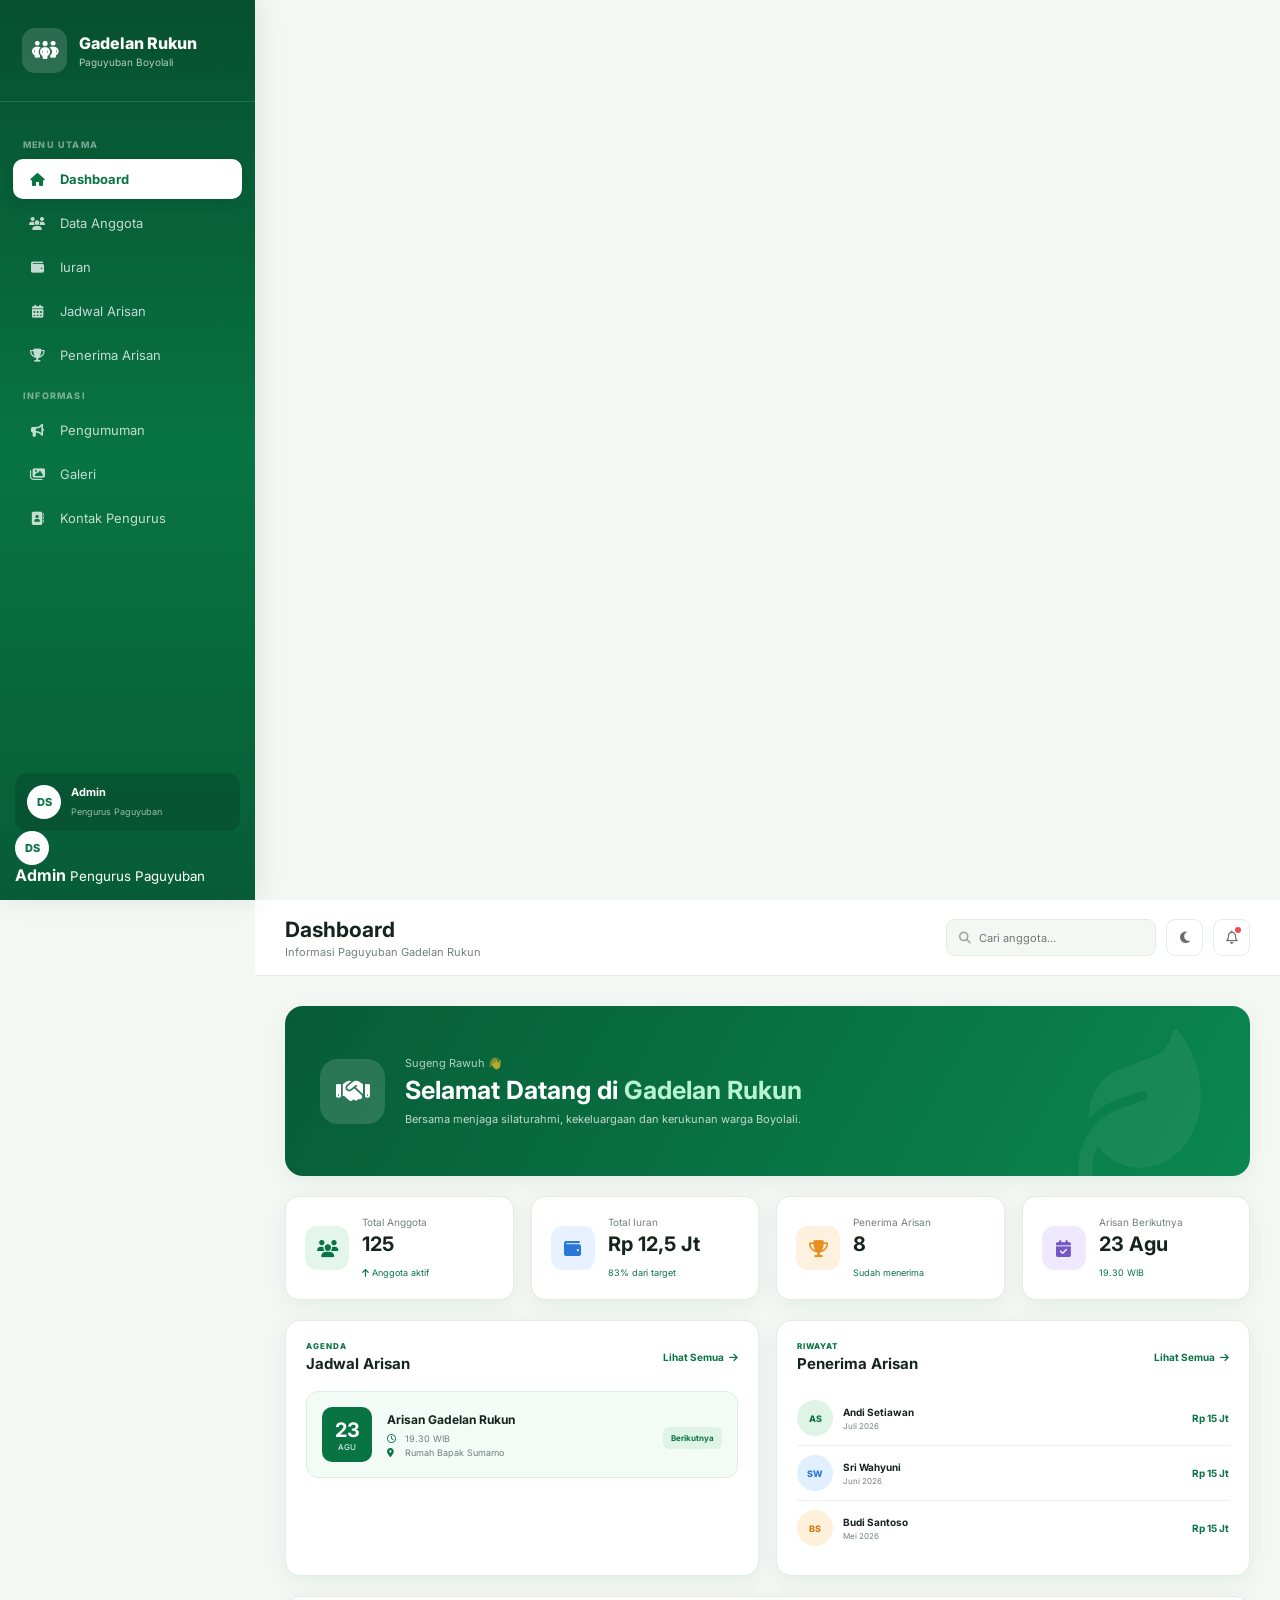
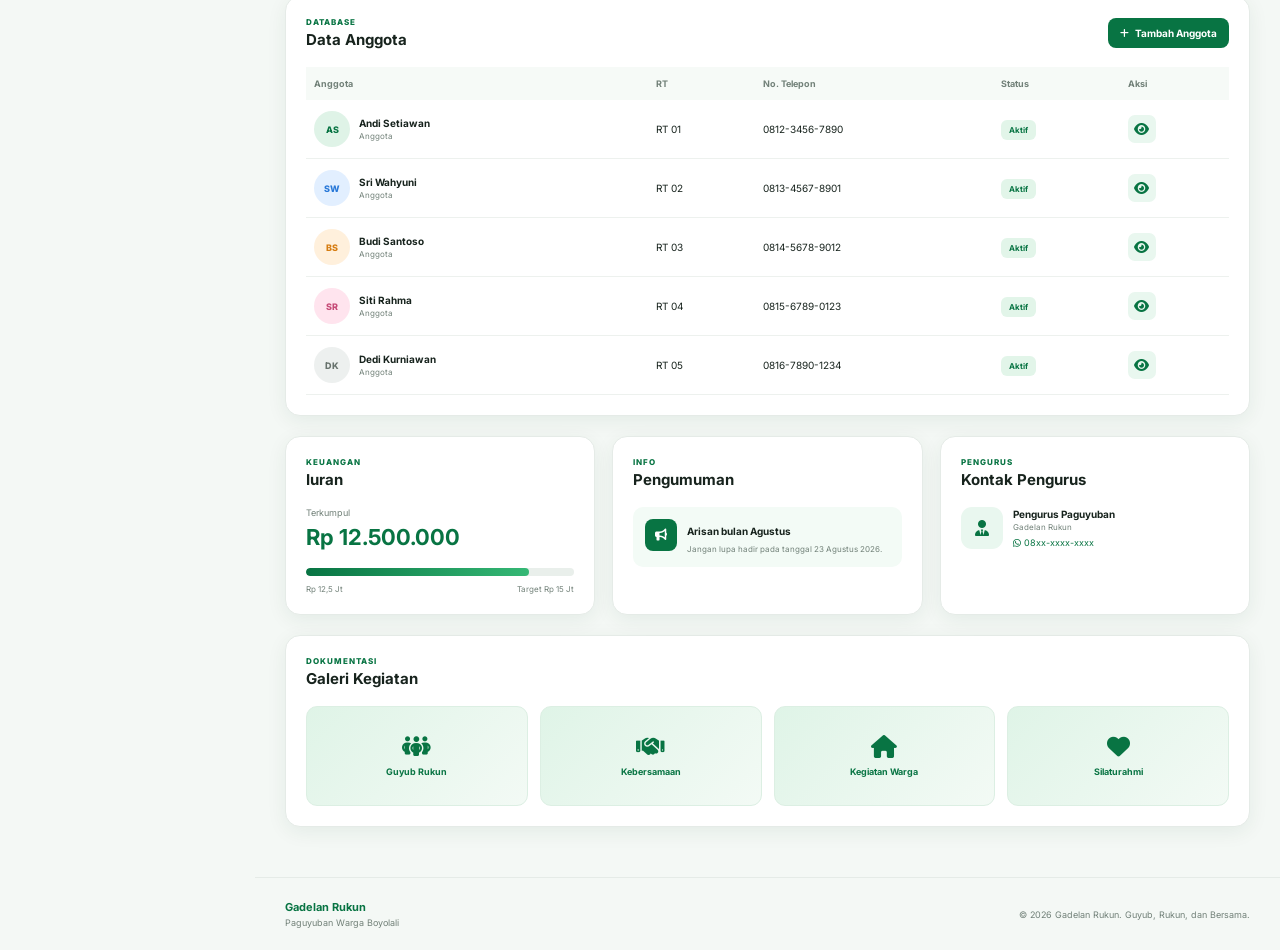
<file: index.html>
<!DOCTYPE html>
<html lang="id">
<head>
    <meta charset="UTF-8">
    <meta name="viewport" content="width=device-width, initial-scale=1.0">

    <title>Arisan Gadelan Rukun | Paguyuban Boyolali</title>

    <link rel="preconnect" href="https://fonts.googleapis.com">
    <link rel="preconnect" href="https://fonts.gstatic.com" crossorigin>
    <link href="https://fonts.googleapis.com/css2?family=Inter:wght@400;500;600;700;800&display=swap" rel="stylesheet">

    <link rel="stylesheet"
          href="https://cdnjs.cloudflare.com/ajax/libs/font-awesome/6.5.2/css/all.min.css">

    <link rel="stylesheet" href="style.css">
</head>

<body>

<div class="app">

    <!-- SIDEBAR -->
    <aside class="sidebar" id="sidebar">

        <div class="logo-area">
            <div class="logo">
                <i class="fa-solid fa-people-group"></i>
            </div>

            <div>
                <h2>Gadelan Rukun</h2>
                <span>Paguyuban Boyolali</span>
            </div>
        </div>

        <nav class="navigation">

            <p class="menu-title">MENU UTAMA</p>

            <a href="#dashboard" class="nav-item active">
                <i class="fa-solid fa-house"></i>
                <span>Dashboard</span>
            </a>

            <a href="#anggota" class="nav-item">
                <i class="fa-solid fa-users"></i>
                <span>Data Anggota</span>
            </a>

            <a href="#iuran" class="nav-item">
                <i class="fa-solid fa-wallet"></i>
                <span>Iuran</span>
            </a>

            <a href="#jadwal" class="nav-item">
                <i class="fa-solid fa-calendar-days"></i>
                <span>Jadwal Arisan</span>
            </a>

            <a href="#penerima" class="nav-item">
                <i class="fa-solid fa-trophy"></i>
                <span>Penerima Arisan</span>
            </a>

            <p class="menu-title">INFORMASI</p>

            <a href="#pengumuman" class="nav-item">
                <i class="fa-solid fa-bullhorn"></i>
                <span>Pengumuman</span>
            </a>

            <a href="#galeri" class="nav-item">
                <i class="fa-solid fa-images"></i>
                <span>Galeri</span>
            </a>

            <a href="#kontak" class="nav-item">
                <i class="fa-solid fa-address-book"></i>
                <span>Kontak Pengurus</span>
            </a>

        </nav>

        <div class="sidebar-footer">
            <a href="login.html" class="admin-box">
    <div class="admin-avatar">DS</div>

    <div>
        <strong>Admin</strong>
        <small>Pengurus Paguyuban</small>
    </div>
</a>
                <div class="admin-avatar">DS</div>
                <div>
                    <strong>Admin</strong>
                    <small>Pengurus Paguyuban</small>
                </div>
            </div>
        </div>

    </aside>


    <!-- MAIN -->
    <main class="main">

        <!-- TOPBAR -->
        <header class="topbar">

            <button class="mobile-toggle" id="mobileToggle">
                <i class="fa-solid fa-bars"></i>
            </button>

            <div class="page-title">
                <h1>Dashboard</h1>
                <p>Informasi Paguyuban Gadelan Rukun</p>
            </div>

            <div class="top-actions">

                <div class="search-box">
                    <i class="fa-solid fa-magnifying-glass"></i>
                    <input
                        type="text"
                        id="globalSearch"
                        placeholder="Cari anggota...">
                </div>

                <button class="icon-button" id="themeToggle">
                    <i class="fa-solid fa-moon"></i>
                </button>

                <button class="icon-button notification">
                    <i class="fa-regular fa-bell"></i>
                    <span></span>
                </button>

            </div>

        </header>


        <!-- CONTENT -->
        <div class="content" id="dashboard">

            <!-- HERO -->
            <section class="hero">

                <div class="hero-content">

                    <div class="hero-icon">
                        <i class="fa-solid fa-handshake"></i>
                    </div>

                    <div>
                        <p class="hero-small">Sugeng Rawuh 👋</p>

                        <h2>
                            Selamat Datang di
                            <span>Gadelan Rukun</span>
                        </h2>

                        <p>
                            Bersama menjaga silaturahmi,
                            kekeluargaan dan kerukunan warga Boyolali.
                        </p>
                    </div>

                </div>

                <div class="hero-decoration">
                    <i class="fa-solid fa-leaf"></i>
                </div>

            </section>


            <!-- STATISTICS -->
            <section class="stats-grid">

                <div class="stat-card">

                    <div class="stat-icon green">
                        <i class="fa-solid fa-users"></i>
                    </div>

                    <div>
                        <span>Total Anggota</span>
                        <h3>125</h3>
                        <small>
                            <i class="fa-solid fa-arrow-up"></i>
                            Anggota aktif
                        </small>
                    </div>

                </div>


                <div class="stat-card">

                    <div class="stat-icon blue">
                        <i class="fa-solid fa-wallet"></i>
                    </div>

                    <div>
                        <span>Total Iuran</span>
                        <h3>Rp 12,5 Jt</h3>
                        <small>83% dari target</small>
                    </div>

                </div>


                <div class="stat-card">

                    <div class="stat-icon orange">
                        <i class="fa-solid fa-trophy"></i>
                    </div>

                    <div>
                        <span>Penerima Arisan</span>
                        <h3>8</h3>
                        <small>Sudah menerima</small>
                    </div>

                </div>


                <div class="stat-card">

                    <div class="stat-icon purple">
                        <i class="fa-solid fa-calendar-check"></i>
                    </div>

                    <div>
                        <span>Arisan Berikutnya</span>
                        <h3>23 Agu</h3>
                        <small>19.30 WIB</small>
                    </div>

                </div>

            </section>


            <!-- TWO COLUMN -->
            <section class="two-column">

                <!-- JADWAL -->
                <div class="card" id="jadwal">

                    <div class="card-header">
                        <div>
                            <span class="section-label">AGENDA</span>
                            <h3>Jadwal Arisan</h3>
                        </div>

                        <button class="text-button">
                            Lihat Semua
                            <i class="fa-solid fa-arrow-right"></i>
                        </button>
                    </div>

                    <div class="schedule">

                        <div class="schedule-date">
                            <strong>23</strong>
                            <span>AGU</span>
                        </div>

                        <div class="schedule-info">
                            <h4>Arisan Gadelan Rukun</h4>
                            <p>
                                <i class="fa-regular fa-clock"></i>
                                19.30 WIB
                            </p>
                            <p>
                                <i class="fa-solid fa-location-dot"></i>
                                Rumah Bapak Sumarno
                            </p>
                        </div>

                        <div class="schedule-status">
                            <span>Berikutnya</span>
                        </div>

                    </div>

                </div>


                <!-- PENERIMA -->
                <div class="card" id="penerima">

                    <div class="card-header">

                        <div>
                            <span class="section-label">RIWAYAT</span>
                            <h3>Penerima Arisan</h3>
                        </div>

                        <button class="text-button">
                            Lihat Semua
                            <i class="fa-solid fa-arrow-right"></i>
                        </button>

                    </div>

                    <div class="winner-list">

                        <div class="winner">
                            <div class="winner-avatar green-avatar">AS</div>

                            <div>
                                <strong>Andi Setiawan</strong>
                                <small>Juli 2026</small>
                            </div>

                            <b>Rp 15 Jt</b>
                        </div>

                        <div class="winner">
                            <div class="winner-avatar blue-avatar">SW</div>

                            <div>
                                <strong>Sri Wahyuni</strong>
                                <small>Juni 2026</small>
                            </div>

                            <b>Rp 15 Jt</b>
                        </div>

                        <div class="winner">
                            <div class="winner-avatar orange-avatar">BS</div>

                            <div>
                                <strong>Budi Santoso</strong>
                                <small>Mei 2026</small>
                            </div>

                            <b>Rp 15 Jt</b>
                        </div>

                    </div>

                </div>

            </section>


            <!-- ANGGOTA -->
            <section class="card member-card" id="anggota">

                <div class="card-header">

                    <div>
                        <span class="section-label">DATABASE</span>
                        <h3>Data Anggota</h3>
                    </div>

                    <button class="green-button">
                        <i class="fa-solid fa-plus"></i>
                        Tambah Anggota
                    </button>

                </div>


                <div class="table-wrapper">

                    <table id="memberTable">

                        <thead>
                            <tr>
                                <th>Anggota</th>
                                <th>RT</th>
                                <th>No. Telepon</th>
                                <th>Status</th>
                                <th>Aksi</th>
                            </tr>
                        </thead>

                        <tbody>

                            <tr data-name="Andi Setiawan">
                                <td>
                                    <div class="member-info">
                                        <div class="avatar green-avatar">AS</div>
                                        <div>
                                            <strong>Andi Setiawan</strong>
                                            <small>Anggota</small>
                                        </div>
                                    </div>
                                </td>

                                <td>RT 01</td>

                                <td>0812-3456-7890</td>

                                <td>
                                    <span class="status active-status">
                                        Aktif
                                    </span>
                                </td>

                                <td>
                                    <button
                                        class="view-btn"
                                        data-member="Andi Setiawan">
                                        <i class="fa-solid fa-eye"></i>
                                    </button>
                                </td>
                            </tr>


                            <tr data-name="Sri Wahyuni">
                                <td>
                                    <div class="member-info">
                                        <div class="avatar blue-avatar">SW</div>
                                        <div>
                                            <strong>Sri Wahyuni</strong>
                                            <small>Anggota</small>
                                        </div>
                                    </div>
                                </td>

                                <td>RT 02</td>

                                <td>0813-4567-8901</td>

                                <td>
                                    <span class="status active-status">
                                        Aktif
                                    </span>
                                </td>

                                <td>
                                    <button
                                        class="view-btn"
                                        data-member="Sri Wahyuni">
                                        <i class="fa-solid fa-eye"></i>
                                    </button>
                                </td>
                            </tr>


                            <tr data-name="Budi Santoso">
                                <td>
                                    <div class="member-info">
                                        <div class="avatar orange-avatar">BS</div>
                                        <div>
                                            <strong>Budi Santoso</strong>
                                            <small>Anggota</small>
                                        </div>
                                    </div>
                                </td>

                                <td>RT 03</td>

                                <td>0814-5678-9012</td>

                                <td>
                                    <span class="status active-status">
                                        Aktif
                                    </span>
                                </td>

                                <td>
                                    <button
                                        class="view-btn"
                                        data-member="Budi Santoso">
                                        <i class="fa-solid fa-eye"></i>
                                    </button>
                                </td>
                            </tr>


                            <tr data-name="Siti Rahma">
                                <td>
                                    <div class="member-info">
                                        <div class="avatar pink-avatar">SR</div>
                                        <div>
                                            <strong>Siti Rahma</strong>
                                            <small>Anggota</small>
                                        </div>
                                    </div>
                                </td>

                                <td>RT 04</td>

                                <td>0815-6789-0123</td>

                                <td>
                                    <span class="status active-status">
                                        Aktif
                                    </span>
                                </td>

                                <td>
                                    <button
                                        class="view-btn"
                                        data-member="Siti Rahma">
                                        <i class="fa-solid fa-eye"></i>
                                    </button>
                                </td>
                            </tr>


                            <tr data-name="Dedi Kurniawan">
                                <td>
                                    <div class="member-info">
                                        <div class="avatar gray-avatar">DK</div>
                                        <div>
                                            <strong>Dedi Kurniawan</strong>
                                            <small>Anggota</small>
                                        </div>
                                    </div>
                                </td>

                                <td>RT 05</td>

                                <td>0816-7890-1234</td>

                                <td>
                                    <span class="status active-status">
                                        Aktif
                                    </span>
                                </td>

                                <td>
                                    <button
                                        class="view-btn"
                                        data-member="Dedi Kurniawan">
                                        <i class="fa-solid fa-eye"></i>
                                    </button>
                                </td>
                            </tr>

                        </tbody>

                    </table>

                </div>

            </section>


            <!-- BOTTOM GRID -->
            <section class="three-column">

                <!-- IURAN -->
                <div class="card" id="iuran">

                    <div class="card-header">
                        <div>
                            <span class="section-label">KEUANGAN</span>
                            <h3>Iuran</h3>
                        </div>
                    </div>

                    <div class="finance-total">
                        <span>Terkumpul</span>
                        <strong>Rp 12.500.000</strong>
                    </div>

                    <div class="progress">
                        <div class="progress-bar" style="width:83%"></div>
                    </div>

                    <div class="finance-info">
                        <span>Rp 12,5 Jt</span>
                        <span>Target Rp 15 Jt</span>
                    </div>

                </div>


                <!-- PENGUMUMAN -->
                <div class="card" id="pengumuman">

                    <div class="card-header">
                        <div>
                            <span class="section-label">INFO</span>
                            <h3>Pengumuman</h3>
                        </div>
                    </div>

                    <div class="announcement">

                        <div class="announcement-icon">
                            <i class="fa-solid fa-bullhorn"></i>
                        </div>

                        <div>
                            <strong>Arisan bulan Agustus</strong>
                            <p>
                                Jangan lupa hadir pada tanggal
                                23 Agustus 2026.
                            </p>
                        </div>

                    </div>

                </div>


                <!-- KONTAK -->
                <div class="card" id="kontak">

                    <div class="card-header">
                        <div>
                            <span class="section-label">PENGURUS</span>
                            <h3>Kontak Pengurus</h3>
                        </div>
                    </div>

                    <div class="contact">

                        <div class="contact-avatar">
                            <i class="fa-solid fa-user-tie"></i>
                        </div>

                        <div>
                            <strong>Pengurus Paguyuban</strong>
                            <small>Gadelan Rukun</small>
                            <span>
                                <i class="fa-brands fa-whatsapp"></i>
                                08xx-xxxx-xxxx
                            </span>
                        </div>

                    </div>

                </div>

            </section>


            <!-- GALERI -->
            <section class="card" id="galeri">

                <div class="card-header">

                    <div>
                        <span class="section-label">DOKUMENTASI</span>
                        <h3>Galeri Kegiatan</h3>
                    </div>

                </div>

                <div class="gallery">

                    <div class="gallery-item">
                        <i class="fa-solid fa-people-group"></i>
                        <span>Guyub Rukun</span>
                    </div>

                    <div class="gallery-item">
                        <i class="fa-solid fa-handshake"></i>
                        <span>Kebersamaan</span>
                    </div>

                    <div class="gallery-item">
                        <i class="fa-solid fa-house"></i>
                        <span>Kegiatan Warga</span>
                    </div>

                    <div class="gallery-item">
                        <i class="fa-solid fa-heart"></i>
                        <span>Silaturahmi</span>
                    </div>

                </div>

            </section>

        </div>


        <!-- FOOTER -->
        <footer>

            <div>
                <strong>Gadelan Rukun</strong>
                <span>Paguyuban Warga Boyolali</span>
            </div>

            <p>
                © 2026 Gadelan Rukun. Guyub, Rukun, dan Bersama.
            </p>

        </footer>

    </main>

</div>


<!-- MEMBER MODAL -->
<div class="modal" id="memberModal">

    <div class="modal-content">

        <button class="modal-close" id="modalClose">
            <i class="fa-solid fa-xmark"></i>
        </button>

        <div class="modal-avatar avatar green-avatar">
            AS
        </div>

        <h3 id="modalName">Andi Setiawan</h3>

        <p id="modalRT">RT 01</p>

        <div class="modal-phone">
            <i class="fa-solid fa-phone"></i>
            <span id="modalPhone">
                0812-3456-7890
            </span>
        </div>

        <a href="#" class="call-button" id="modalCall">
            <i class="fa-solid fa-phone"></i>
            Hubungi Anggota
        </a>

    </div>

</div>


<script src="script.js"></script>

</body>
</html>
</file>
<file: style.css>
:root {
    --green: #087443;
    --green-dark: #055c35;
    --green-light: #e9f7ef;
    --green-soft: #f3fbf6;

    --text: #17231d;
    --text-light: #718078;

    --white: #ffffff;
    --border: #e5ebe7;
    --background: #f4f8f5;

    --blue: #2878d8;
    --orange: #e89020;
    --purple: #7556c7;
    --pink: #d85c87;

    --shadow: 0 5px 20px rgba(12, 67, 39, 0.07);
}

* {
    margin: 0;
    padding: 0;
    box-sizing: border-box;
}

html {
    scroll-behavior: smooth;
}

body {
    font-family: "Inter", sans-serif;
    background: var(--background);
    color: var(--text);
}

button,
input {
    font-family: inherit;
}

button {
    cursor: pointer;
}

a {
    text-decoration: none;
    color: inherit;
}


/* =========================
   APP
========================= */

.app {
    min-height: 100vh;
    display: flex;
}


/* =========================
   SIDEBAR
========================= */

.sidebar {
    width: 255px;
    min-height: 100vh;
    position: fixed;
    left: 0;
    top: 0;
    z-index: 1000;

    display: flex;
    flex-direction: column;

    background:
        linear-gradient(
            180deg,
            #064f30 0%,
            #087443 50%,
            #075c37 100%
        );

    color: white;
    box-shadow: 5px 0 25px rgba(0, 0, 0, 0.08);
}


/* LOGO */

.logo-area {
    display: flex;
    align-items: center;
    gap: 12px;

    padding: 28px 22px;

    border-bottom: 1px solid rgba(255,255,255,.12);
}

.logo {
    width: 45px;
    height: 45px;

    display: flex;
    align-items: center;
    justify-content: center;

    border-radius: 13px;

    background: rgba(255,255,255,.15);

    font-size: 21px;
}

.logo-area h2 {
    font-size: 16px;
    font-weight: 800;
}

.logo-area span {
    display: block;
    margin-top: 3px;

    font-size: 10px;
    color: rgba(255,255,255,.7);
}


/* NAVIGATION */

.navigation {
    flex: 1;
    padding: 22px 13px;
}

.menu-title {
    margin: 15px 10px 9px;

    font-size: 9px;
    font-weight: 800;
    letter-spacing: 1.2px;

    color: rgba(255,255,255,.45);
}

.nav-item {
    display: flex;
    align-items: center;
    gap: 13px;

    padding: 12px 14px;
    margin-bottom: 4px;

    border-radius: 10px;

    font-size: 13px;
    color: rgba(255,255,255,.76);

    transition: .2s;
}

.nav-item i {
    width: 20px;
    text-align: center;
}

.nav-item:hover {
    background: rgba(255,255,255,.1);
    color: white;
}

.nav-item.active {
    background: white;
    color: var(--green);
    font-weight: 700;

    box-shadow: 0 4px 12px rgba(0,0,0,.08);
}


/* ADMIN */

.sidebar-footer {
    padding: 15px;
}

.admin-box {
    display: flex;
    align-items: center;
    gap: 10px;

    padding: 12px;

    border-radius: 12px;

    background: rgba(0,0,0,.13);
}

.admin-avatar {
    width: 34px;
    height: 34px;

    display: flex;
    align-items: center;
    justify-content: center;

    border-radius: 50%;

    background: white;
    color: var(--green);

    font-size: 11px;
    font-weight: 800;
}

.admin-box strong {
    display: block;
    font-size: 11px;
}

.admin-box small {
    font-size: 9px;
    color: rgba(255,255,255,.6);
}


/* =========================
   MAIN
========================= */

.main {
    width: calc(100% - 255px);
    margin-left: 255px;
}


/* =========================
   TOPBAR
========================= */

.topbar {
    height: 76px;

    display: flex;
    align-items: center;
    justify-content: space-between;

    padding: 0 30px;

    background: white;
    border-bottom: 1px solid var(--border);

    position: sticky;
    top: 0;
    z-index: 500;
}

.page-title h1 {
    font-size: 21px;
}

.page-title p {
    margin-top: 3px;

    color: var(--text-light);
    font-size: 11px;
}

.top-actions {
    display: flex;
    align-items: center;
    gap: 10px;
}

.search-box {
    width: 210px;
    height: 37px;

    display: flex;
    align-items: center;
    gap: 8px;

    padding: 0 12px;

    background: var(--background);
    border: 1px solid var(--border);
    border-radius: 9px;
}

.search-box i {
    color: #9aa59e;
    font-size: 12px;
}

.search-box input {
    width: 100%;

    border: 0;
    outline: none;

    background: transparent;

    font-size: 11px;
}

.icon-button,
.mobile-toggle {
    width: 37px;
    height: 37px;

    border: 1px solid var(--border);
    border-radius: 9px;

    background: white;

    color: #647169;

    display: flex;
    align-items: center;
    justify-content: center;
}

.notification {
    position: relative;
}

.notification span {
    position: absolute;

    width: 6px;
    height: 6px;

    right: 8px;
    top: 7px;

    background: #ef4d4d;
    border-radius: 50%;
}

.mobile-toggle {
    display: none;
}


/* =========================
   CONTENT
========================= */

.content {
    padding: 30px;
}


/* =========================
   HERO
========================= */

.hero {
    min-height: 170px;

    display: flex;
    align-items: center;
    justify-content: space-between;

    padding: 28px 35px;

    overflow: hidden;
    position: relative;

    border-radius: 18px;

    background:
        linear-gradient(
            120deg,
            #075c37,
            #0a8750
        );

    color: white;

    box-shadow: var(--shadow);
}

.hero-content {
    display: flex;
    align-items: center;
    gap: 20px;
    position: relative;
    z-index: 2;
}

.hero-icon {
    width: 65px;
    height: 65px;

    display: flex;
    align-items: center;
    justify-content: center;

    border-radius: 18px;

    background: rgba(255,255,255,.14);

    font-size: 27px;
}

.hero-small {
    font-size: 11px;
    color: rgba(255,255,255,.7);
    margin-bottom: 5px;
}

.hero h2 {
    font-size: 25px;
    margin-bottom: 7px;
}

.hero h2 span {
    color: #b9f4d1;
}

.hero-content p:last-child {
    color: rgba(255,255,255,.75);
    font-size: 11px;
}

.hero-decoration {
    position: absolute;
    right: 40px;
    bottom: -30px;

    font-size: 150px;

    color: rgba(255,255,255,.06);

    transform: rotate(-20deg);
}


/* =========================
   STATS
========================= */

.stats-grid {
    display: grid;
    grid-template-columns: repeat(4, 1fr);
    gap: 17px;

    margin-top: 20px;
}

.stat-card {
    display: flex;
    align-items: center;
    gap: 13px;

    padding: 19px;

    background: white;

    border: 1px solid var(--border);
    border-radius: 14px;

    box-shadow: var(--shadow);
}

.stat-icon {
    width: 44px;
    height: 44px;

    display: flex;
    align-items: center;
    justify-content: center;

    flex-shrink: 0;

    border-radius: 12px;

    font-size: 17px;
}

.stat-icon.green {
    background: #e4f6eb;
    color: var(--green);
}

.stat-icon.blue {
    background: #e7f1ff;
    color: var(--blue);
}

.stat-icon.orange {
    background: #fff1df;
    color: var(--orange);
}

.stat-icon.purple {
    background: #eee9ff;
    color: var(--purple);
}

.stat-card span {
    display: block;

    color: var(--text-light);
    font-size: 10px;
}

.stat-card h3 {
    margin: 4px 0;

    font-size: 20px;
}

.stat-card small {
    font-size: 9px;
    color: var(--green);
}


/* =========================
   CARD
========================= */

.two-column {
    display: grid;
    grid-template-columns: 1fr 1fr;
    gap: 17px;

    margin-top: 20px;
}

.three-column {
    display: grid;
    grid-template-columns: repeat(3, 1fr);
    gap: 17px;

    margin-top: 20px;
}

.card {
    background: white;

    border: 1px solid var(--border);
    border-radius: 15px;

    padding: 20px;

    box-shadow: var(--shadow);
}

.card-header {
    display: flex;
    align-items: center;
    justify-content: space-between;

    margin-bottom: 18px;
}

.section-label {
    display: block;

    margin-bottom: 3px;

    color: var(--green);

    font-size: 8px;
    font-weight: 800;
    letter-spacing: 1px;
}

.card h3 {
    font-size: 15px;
}

.text-button {
    border: 0;
    background: transparent;

    color: var(--green);

    font-size: 10px;
    font-weight: 700;
}

.text-button i {
    margin-left: 3px;
}


/* =========================
   SCHEDULE
========================= */

.schedule {
    display: flex;
    align-items: center;
    gap: 15px;

    padding: 15px;

    background: var(--green-soft);

    border: 1px solid #dcefe3;
    border-radius: 12px;
}

.schedule-date {
    width: 50px;
    height: 55px;

    display: flex;
    flex-direction: column;
    align-items: center;
    justify-content: center;

    background: var(--green);
    color: white;

    border-radius: 10px;
}

.schedule-date strong {
    font-size: 20px;
}

.schedule-date span {
    font-size: 8px;
}

.schedule-info {
    flex: 1;
}

.schedule-info h4 {
    font-size: 12px;
    margin-bottom: 6px;
}

.schedule-info p {
    margin-top: 3px;

    color: var(--text-light);

    font-size: 9px;
}

.schedule-info i {
    width: 15px;
    color: var(--green);
}

.schedule-status span {
    padding: 6px 8px;

    border-radius: 6px;

    background: #dff4e7;
    color: var(--green);

    font-size: 8px;
    font-weight: 700;
}


/* =========================
   WINNER
========================= */

.winner {
    display: flex;
    align-items: center;
    gap: 10px;

    padding: 9px 0;

    border-bottom: 1px solid #edf1ee;
}

.winner:last-child {
    border-bottom: 0;
}

.winner-avatar,
.avatar {
    width: 36px;
    height: 36px;

    display: flex;
    align-items: center;
    justify-content: center;

    border-radius: 50%;

    font-size: 9px;
    font-weight: 800;

    flex-shrink: 0;
}

.green-avatar {
    background: #dff3e7;
    color: #087443;
}

.blue-avatar {
    background: #e2efff;
    color: #2878d8;
}

.orange-avatar {
    background: #fff0dc;
    color: #d67c10;
}

.pink-avatar {
    background: #ffe4ee;
    color: #c64b77;
}

.gray-avatar {
    background: #edf0ef;
    color: #68736d;
}

.winner div:nth-child(2) {
    flex: 1;
}

.winner strong {
    display: block;
    font-size: 10px;
}

.winner small {
    display: block;
    margin-top: 3px;

    color: var(--text-light);
    font-size: 8px;
}

.winner b {
    color: var(--green);
    font-size: 10px;
}


/* =========================
   MEMBER TABLE
========================= */

.member-card {
    margin-top: 20px;
}

.green-button {
    display: flex;
    align-items: center;
    gap: 6px;

    padding: 9px 12px;

    border: 0;
    border-radius: 8px;

    background: var(--green);
    color: white;

    font-size: 10px;
    font-weight: 700;
}

.green-button:hover {
    background: var(--green-dark);
}

.table-wrapper {
    overflow-x: auto;
}

table {
    width: 100%;
    border-collapse: collapse;
}

th {
    padding: 11px 8px;

    background: #f6faf7;

    color: var(--text-light);

    text-align: left;

    font-size: 9px;
    font-weight: 700;
}

td {
    padding: 11px 8px;

    border-bottom: 1px solid #edf1ee;

    font-size: 10px;
}

.member-info {
    display: flex;
    align-items: center;
    gap: 9px;
}

.member-info strong {
    display: block;
    font-size: 10px;
}

.member-info small {
    display: block;

    margin-top: 2px;

    color: var(--text-light);
    font-size: 8px;
}

.status {
    padding: 5px 8px;

    border-radius: 6px;

    font-size: 8px;
    font-weight: 700;
}

.active-status {
    background: #e2f5e9;
    color: var(--green);
}

.view-btn {
    width: 28px;
    height: 28px;

    border: 0;
    border-radius: 7px;

    background: var(--green-light);
    color: var(--green);
}


/* =========================
   FINANCE
========================= */

.finance-total span {
    display: block;

    color: var(--text-light);
    font-size: 9px;
}

.finance-total strong {
    display: block;

    margin-top: 6px;

    color: var(--green);

    font-size: 22px;
}

.progress {
    height: 8px;

    margin-top: 18px;

    overflow: hidden;

    background: #e9efeb;

    border-radius: 10px;
}

.progress-bar {
    height: 100%;

    border-radius: 10px;

    background: linear-gradient(
        90deg,
        #087443,
        #35b875
    );
}

.finance-info {
    display: flex;
    justify-content: space-between;

    margin-top: 8px;

    color: var(--text-light);

    font-size: 8px;
}


/* =========================
   ANNOUNCEMENT
========================= */

.announcement {
    display: flex;
    gap: 10px;

    padding: 12px;

    background: var(--green-soft);

    border-radius: 10px;
}

.announcement-icon {
    width: 32px;
    height: 32px;

    display: flex;
    align-items: center;
    justify-content: center;

    border-radius: 8px;

    background: var(--green);
    color: white;

    font-size: 12px;
}

.announcement strong {
    font-size: 10px;
}

.announcement p {
    margin-top: 4px;

    color: var(--text-light);

    font-size: 8px;
    line-height: 1.5;
}


/* =========================
   CONTACT
========================= */

.contact {
    display: flex;
    align-items: center;
    gap: 10px;
}

.contact-avatar {
    width: 42px;
    height: 42px;

    display: flex;
    align-items: center;
    justify-content: center;

    border-radius: 11px;

    background: var(--green-light);
    color: var(--green);
}

.contact strong,
.contact small,
.contact span {
    display: block;
}

.contact strong {
    font-size: 10px;
}

.contact small {
    margin-top: 2px;

    color: var(--text-light);
    font-size: 8px;
}

.contact span {
    margin-top: 5px;

    color: var(--green);

    font-size: 9px;
}


/* =========================
   GALLERY
========================= */

#galeri {
    margin-top: 20px;
}

.gallery {
    display: grid;
    grid-template-columns: repeat(4, 1fr);
    gap: 12px;
}

.gallery-item {
    height: 100px;

    display: flex;
    flex-direction: column;
    align-items: center;
    justify-content: center;

    gap: 8px;

    border-radius: 11px;

    background:
        linear-gradient(
            135deg,
            #dff4e7,
            #f3faf5
        );

    color: var(--green);

    border: 1px solid #dcefe3;
}

.gallery-item i {
    font-size: 23px;
}

.gallery-item span {
    font-size: 9px;
    font-weight: 700;
}


/* =========================
   FOOTER
========================= */

footer {
    display: flex;
    align-items: center;
    justify-content: space-between;

    margin-top: 20px;
    padding: 22px 30px;

    border-top: 1px solid var(--border);

    color: var(--text-light);

    font-size: 9px;
}

footer strong,
footer span {
    display: block;
}

footer strong {
    color: var(--green);
    font-size: 11px;
}

footer span {
    margin-top: 3px;
}


/* =========================
   MODAL
========================= */

.modal {
    position: fixed;
    inset: 0;

    display: none;
    align-items: center;
    justify-content: center;

    padding: 20px;

    background: rgba(0,0,0,.55);

    z-index: 3000;
}

.modal.show {
    display: flex;
}

.modal-content {
    width: 350px;

    padding: 30px;

    position: relative;

    text-align: center;

    background: white;

    border-radius: 18px;

    box-shadow: 0 20px 60px rgba(0,0,0,.2);
}

.modal-close {
    position: absolute;
    right: 15px;
    top: 15px;

    width: 30px;
    height: 30px;

    border: 0;
    border-radius: 50%;

    background: #f0f3f1;

    color: #65716b;
}

.modal-avatar {
    width: 65px;
    height: 65px;

    margin: auto auto 13px;

    font-size: 17px;
}

.modal-content h3 {
    font-size: 17px;
}

.modal-content > p {
    margin-top: 5px;

    color: var(--text-light);

    font-size: 10px;
}

.modal-phone {
    display: flex;
    align-items: center;
    justify-content: center;
    gap: 7px;

    margin-top: 17px;

    color: var(--green);

    font-size: 11px;
}

.call-button {
    display: block;

    margin-top: 18px;
    padding: 11px;

    border-radius: 9px;

    background: var(--green);
    color: white;

    font-size: 10px;
    font-weight: 700;
}


/* =========================
   DARK MODE
========================= */

body.dark {
    --background: #101814;
    --white: #17231d;
    --text: #f1f5f2;
    --text-light: #9ca9a1;
    --border: #28372f;
}

body.dark .topbar,
body.dark .card,
body.dark .stat-card,
body.dark .modal-content,
body.dark .icon-button,
body.dark .mobile-toggle {
    background: #17231d;
    border-color: #28372f;
}

body.dark .search-box {
    background: #101814;
    border-color: #28372f;
}

body.dark th {
    background: #1d2b24;
}

body.dark td {
    border-color: #28372f;
}

body.dark .schedule,
body.dark .announcement {
    background: #182b21;
    border-color: #284a38;
}

body.dark footer {
    border-color: #28372f;
}


/* =========================
   RESPONSIVE
========================= */

@media (max-width: 1200px) {

    .stats-grid {
        grid-template-columns: repeat(2, 1fr);
    }

    .three-column {
        grid-template-columns: 1fr 1fr;
    }

    .gallery {
        grid-template-columns: repeat(2, 1fr);
    }
}


@media (max-width: 900px) {

    .sidebar {
        transform: translateX(-100%);
        transition: .25s;
    }

    .sidebar.open {
        transform: translateX(0);
    }

    .main {
        width: 100%;
        margin-left: 0;
    }

    .mobile-toggle {
        display: flex;
    }

    .topbar {
        padding: 0 20px;
        gap: 12px;
    }

    .page-title {
        flex: 1;
    }

    .content {
        padding: 20px;
    }

    .search-box {
        display: none;
    }

    .two-column {
        grid-template-columns: 1fr;
    }
}


@media (max-width: 650px) {

    .topbar {
        height: 65px;
    }

    .page-title h1 {
        font-size: 17px;
    }

    .page-title p {
        font-size: 9px;
    }

    .content {
        padding: 13px;
    }

    .hero {
        padding: 22px;
    }

    .hero h2 {
        font-size: 19px;
    }

    .hero-icon {
        width: 50px;
        height: 50px;
    }

    .stats-grid {
        grid-template-columns: 1fr;
    }

    .three-column {
        grid-template-columns: 1fr;
    }

    .gallery {
        grid-template-columns: 1fr 1fr;
    }

    footer {
        flex-direction: column;
        align-items: flex-start;
        gap: 12px;
        padding: 20px;
    }

    .schedule {
        align-items: flex-start;
    }

    .schedule-status {
        display: none;
    }
}
</file>
